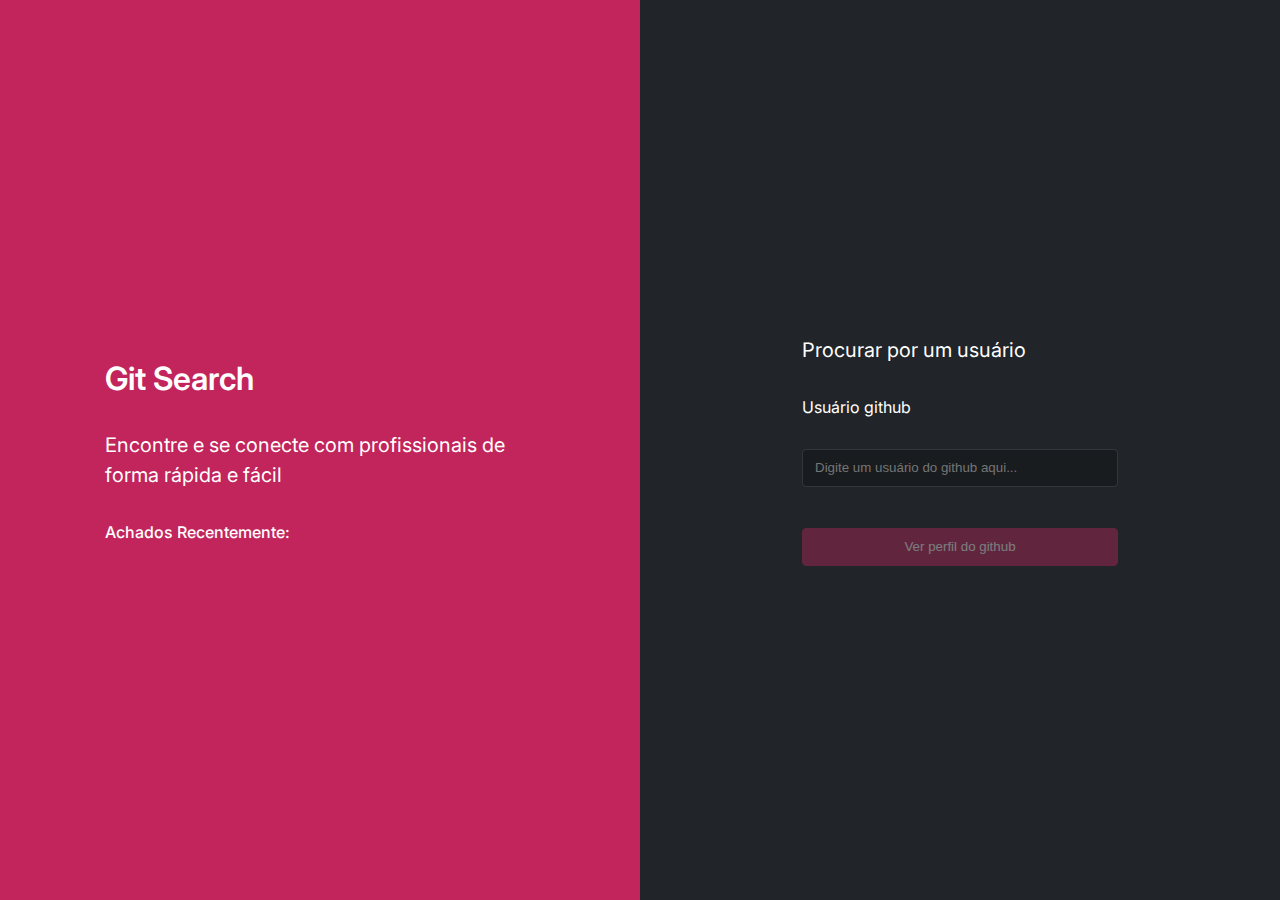
<file: index.html>
<!DOCTYPE html>
<html lang="pt-br">
  <head>
    <meta charset="UTF-8" />
    <meta http-equiv="X-UA-Compatible" content="IE=edge" />
    <meta name="viewport" content="width=device-width, initial-scale=1.0" />
    <link rel="preconnect" href="https://fonts.googleapis.com" />
    <link rel="preconnect" href="https://fonts.gstatic.com" crossorigin />
    <link
      href="https://fonts.googleapis.com/css2?family=Inter:wght@400;500;600&display=swap"
      rel="stylesheet"
    />
    <link rel="stylesheet" href="./styles/globalStyles.css" />
    <link rel="stylesheet" href="./pages/home/index.css" />
    <title>Git Search</title>
  </head>
  <body>
    <main id="main" class="flex">
      <section id="section" class="flex alignCenter about">
        <div class="marginAuto flex column rowGap aboutBox">
          <h1 class="title1">Git Search</h1>
          <p class="text1">
            Encontre e se conecte com profissionais de forma rápida e fácil
          </p>
          <div id="recentProfiles" class="flex alignCenter columnGap">
            <span class="text2">Achados Recentemente:</span>
          </div>
        </div>
      </section>

      <section id="section" class="flex alignCenter search">
        <div class="marginAuto flex column rowGap">
          <h2 class="text1">Procurar por um usuário</h2>
          <div class="flex column rowGap">
            <label for="user">Usuário github</label>
            <input
              type="text"
              class="searchInput"
              name="user"
              id="user"
              placeholder="Digite um usuário do github aqui..."
            />
            <span class="alert hideMe">Usuário não Encontrado</span>
            <button id="goFind" class="searchButton" disabled="true">
              Ver perfil do github
            </button>
          </div>
        </div>
      </section>
    </main>
    <script src="./pages/home/index.js"></script>
  </body>
</html>
</file>
<file: styles/globalStyles.css>
* {
  margin: 0;
  padding: 0;
  box-sizing: border-box;
}

:root {
  --color-brand-1: #c2255c;
  --color-brand-2: #d6336c;
  --color-grey-1: #191c1f;
  --color-grey-2: #212529;
  --color-grey-3: #33363a;
  --color-grey-4: #373b3e;
  --color-grey-6: #a6a8a9;
  --color-grey-7: #ffffff;
  --color-alert: #c22554;
}

.flex {
  display: flex;
}

.column {
  flex-direction: column;
}

.alignCenter {
  align-items: center;
}

.marginAuto {
  margin: 0 auto;
}

.spaceBetween {
  justify-content: space-between;
}

.rowGap {
  row-gap: 32px;
}

.rowGapMin {
  row-gap: 16px;
}

.columnGap {
  column-gap: 12px;
}

.wrap {
  flex-wrap: wrap;
}

.title1 {
  font-size: 32px;
  font-weight: 600;
}

.title2 {
  font-size: 20px;
  font-weight: 500;
}

.text1 {
  font-size: 20px;
  font-weight: 400;
  line-height: 30px;
}

.text2 {
  font-size: 16px;
  font-weight: 500;
}

.text3 {
  font-size: 14px;
  font-weight: 500;
}

.text4 {
  font-size: 16px;
  color: var(--color-grey-6);
}

.text5 {
  font-size: 14px;
  color: var(--color-grey-6);
  line-height: 20px;
}
</file>
<file: pages/home/index.css>
/* Desenvolva sua estilização aqui...*/

body {
  color: var(--color-grey-7);
  font-family: "Inter", sans-serif;
}

.about {
  background-color: var(--color-brand-1);
  width: 50%;
  height: 100vh;
}

.about img {
  width: 44px;
  border-radius: 50%;
}

.aboutBox {
  width: 430px;
}

.search {
  background-color: var(--color-grey-2);
  width: 50%;
  height: 100vh;
}

.searchInput {
  width: 316px;
  height: 38px;
  background-color: var(--color-grey-1);
  border: 1px solid var(--color-grey-3);
  border-radius: 4px;
  padding: 12px;
  color: var(--color-grey-7);
}

.searchButton {
  max-width: 316px;
  height: 38px;
  background-color: var(--color-brand-1);
  border: 1px solid var(--color-brand-1);
  border-radius: 4px;
  color: var(--color-grey-7);
}

button:disabled {
  opacity: 0.4;
}

.tooltip {
  position: relative;
  display: inline-block;
}

.tooltip .tooltiptext {
  visibility: hidden;
  background-color: var(--color-grey-7);
  width: 120px;
  height: 25px;
  color: var(--color-grey-2);
  text-align: center;
  border: 1px solid var(--color-grey-6);
  border-radius: 4px;
  padding: 5px;
  font-size: 12px;
  cursor: pointer;

  /* Position the tooltip */
  position: absolute;
  top: 35px;
  left: -40px;
  z-index: 1;
}

.tooltip:hover .tooltiptext {
  visibility: visible;
}

.loadSpinner {
  animation: spin 3s;
}

@keyframes spin {
  0% {
    transform: rotate(0deg);
  }
  100% {
    transform: rotate(720deg);
  }
}

.alert {
  color: var(--color-brand-1);
  font-size: 14px;
  margin-top: -20px;
  margin-bottom: -20px;
}

.hideMe {
  visibility: hidden;
}

@media (max-width: 1000px) {
  html {
    width: 100vw;
    overflow: hidden;
  }

  #main {
    flex-direction: column;
    align-items: center;
  }

  .about {
    width: 100%;

    padding: 16px;
    height: 50vh;
    margin: 0;
  }

  .aboutBox {
    max-width: 316px;
  }

  .search {
    width: 100%;
    height: 50vh;
    padding: 16px;
    margin: 0;
  }

  .searchInput {
    width: calc(100vw - 36px);
    max-width: 316px;
  }

  #recentProfiles {
    max-width: 250px;
  }
}
</file>
